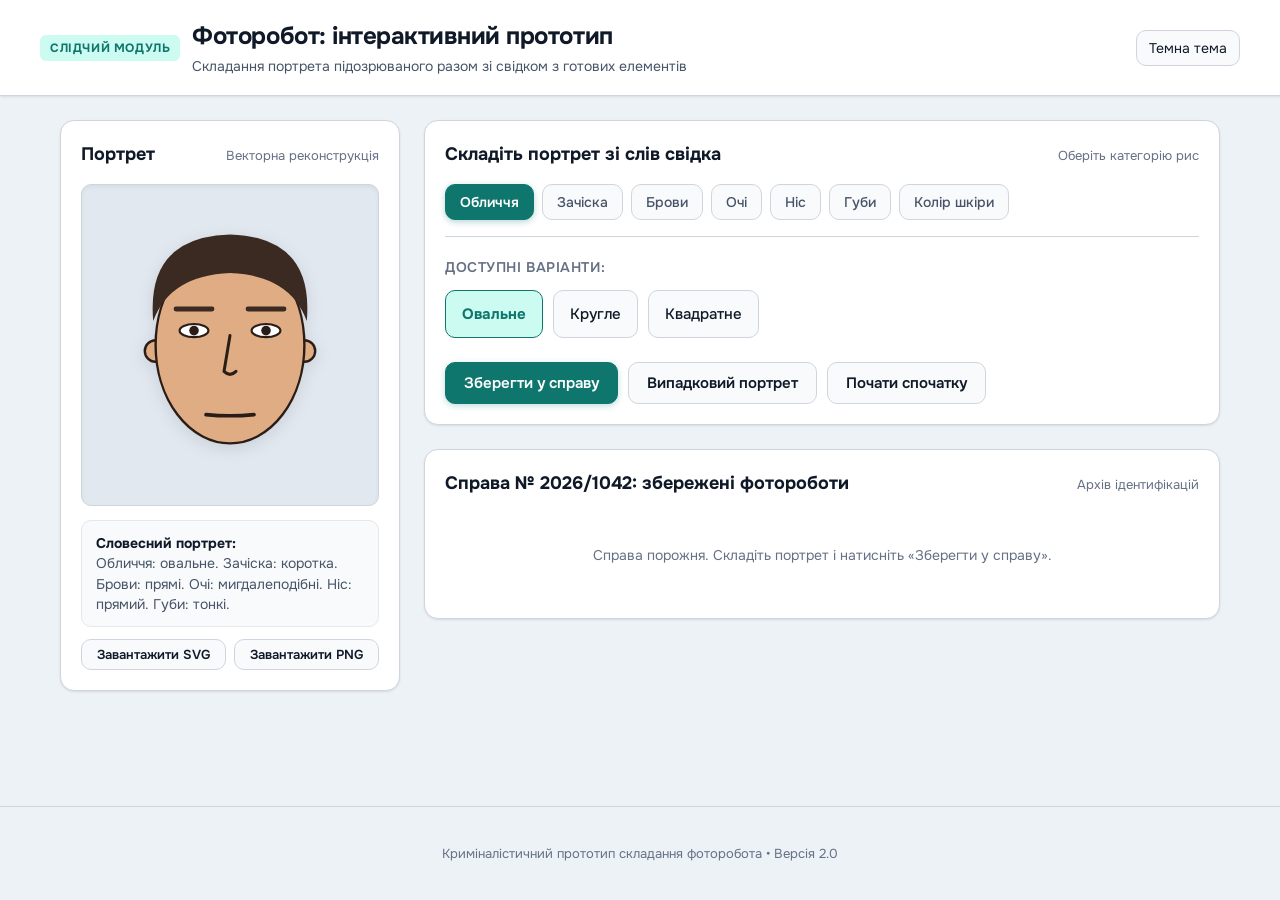
<file: index.html>
<!DOCTYPE html>
<html lang="uk">
<head>
  <meta charset="utf-8">
  <meta name="viewport" content="width=device-width, initial-scale=1, viewport-fit=cover">
  <meta name="description" content="Інтерактивний криміналістичний прототип для складання фоторобота підозрюваного зі слів свідка.">
  <title>Фоторобот: інтерактивний прототип</title>
  
  <!-- Шрифт Onest -->
  <link rel="preconnect" href="https://fonts.googleapis.com">
  <link rel="preconnect" href="https://fonts.gstatic.com" crossorigin>
  <link rel="stylesheet" href="https://fonts.googleapis.com/css2?family=Onest:wght@400;500;600;700&display=swap">
  
  <!-- Стилі застосунку -->
  <link rel="stylesheet" href="css/style.css">
</head>
<body>

  <!-- Шапка застосунку -->
  <header class="site-header">
    <div class="header-container">
      <div class="brand-area">
        <span class="brand-badge">Слідчий модуль</span>
        <div>
          <h1 class="site-title">Фоторобот: інтерактивний прототип</h1>
          <p class="site-subtitle">Складання портрета підозрюваного разом зі свідком з готових елементів</p>
        </div>
      </div>
      <div class="header-actions">
        <button id="theme-toggle" class="btn-icon" type="button" aria-label="Перемкнути тему">
          Темна тема
        </button>
      </div>
    </div>
  </header>

  <!-- Головний робочий простір -->
  <main class="main-content">
    <div class="app-grid">

      <!-- Ліва колонка: Портрет та Експорт -->
      <section class="card card-sticky" aria-labelledby="heading-portrait">
        <div class="card-header">
          <h2 class="card-title" id="heading-portrait">
            Портрет
          </h2>
          <span class="card-subtitle">Векторна реконструкція</span>
        </div>

        <div class="portrait-canvas-wrapper">
          <svg id="face-svg" viewBox="0 0 200 240" role="img" aria-label="Складений фоторобот підозрюваного"></svg>
        </div>

        <div class="portrait-description-box">
          <strong>Словесний портрет:</strong>
          <div id="portrait-description" aria-live="polite">Обличчя формується...</div>
        </div>

        <div class="portrait-export-buttons">
          <button id="btn-download-svg" class="btn btn-sm" type="button" title="Зберегти як векторний SVG">
            Завантажити SVG
          </button>
          <button id="btn-download-png" class="btn btn-sm" type="button" title="Зберегти як растровий PNG">
            Завантажити PNG
          </button>
        </div>
      </section>

      <!-- Права колонка: Конструктор та Справа -->
      <section class="controls-area" aria-labelledby="heading-builder">
        <!-- Картка конструктора -->
        <div class="card">
          <div class="card-header">
            <h2 class="card-title" id="heading-builder">
              Складіть портрет зі слів свідка
            </h2>
            <span class="card-subtitle">Оберіть категорію рис</span>
          </div>

          <!-- Навігація по категоріях -->
          <nav class="categories-nav" id="categories-nav" aria-label="Категорії рис обличчя"></nav>

          <!-- Сітка варіантів для активної категорії -->
          <div class="options-wrapper">
            <h3 class="options-section-title">Доступні варіанти:</h3>
            <div class="options-grid" id="options-grid" role="group" aria-label="Варіанти рис"></div>
          </div>

          <!-- Слайдери точного підгону -->
          <div class="sliders-container" id="sliders-container" aria-label="Точне налаштування параметрів"></div>

          <!-- Кнопки дій -->
          <div class="actions-bar">
            <button id="btn-save" class="btn btn-primary" type="button">
              Зберегти у справу
            </button>
            <button id="btn-random" class="btn" type="button">
              Випадковий портрет
            </button>
            <button id="btn-reset" class="btn" type="button">
              Почати спочатку
            </button>
          </div>
        </div>

        <!-- Картка збережених матеріалів справи -->
        <div class="card saved-list-card" aria-labelledby="heading-dossier">
          <div class="card-header">
            <h2 class="card-title" id="heading-dossier">
              Справа № 2026/1042: збережені фотороботи
            </h2>
            <span class="card-subtitle">Архів ідентифікацій</span>
          </div>

          <ul class="saved-list" id="saved-list">
            <!-- Список генерується динамічно через app.js -->
          </ul>
        </div>
      </section>

    </div>
  </main>

  <!-- Підвал -->
  <footer class="site-footer">
    <p>Криміналістичний прототип складання фоторобота • Версія 2.0</p>
  </footer>

  <!-- Спливаючі сповіщення (Toast) -->
  <div id="toast" class="toast" role="status" aria-live="polite"></div>

  <!-- Модульний JavaScript -->
  <script src="js/data.js"></script>
  <script src="js/renderer.js"></script>
  <script src="js/app.js"></script>
</body>
</html>
</file>
<file: css/style.css>
/* ==========================================================================
   Фоторобот: Інтерактивний криміналістичний прототип
   Головні стилі інтерфейсу (Vanilla CSS)
   ========================================================================== */

/* --------------------------------------------------------------------------
   Змінні теми оформлення (Світла та Темна)
   -------------------------------------------------------------------------- */
:root {
  --font-family: 'Onest', system-ui, -apple-system, BlinkMacSystemFont, 'Segoe UI', Roboto, sans-serif;
  
  /* Світла тема за замовчуванням */
  --bg-primary: #edf2f7;
  --bg-secondary: #f8fafc;
  --bg-panel: #ffffff;
  --bg-canvas: #e2e8f0;
  
  --text-primary: #101928;
  --text-secondary: #475467;
  --text-muted: #667085;
  
  --border-color: #d0d5dd;
  --border-subtle: #e4e7ec;
  
  --accent: #0f766e;
  --accent-hover: #115e59;
  --accent-light: #ccfbf1;
  --accent-text: #ffffff;
  
  --danger: #b42318;
  --danger-light: #fee4e2;
  --danger-hover: #912018;

  --focus-ring: #f59e0b;
  
  --shadow-sm: 0 1px 3px rgba(16, 24, 40, 0.06), 0 1px 2px rgba(16, 24, 40, 0.04);
  --shadow-md: 0 4px 12px -2px rgba(16, 24, 40, 0.08), 0 2px 6px -1px rgba(16, 24, 40, 0.05);
  --shadow-lg: 0 12px 24px -4px rgba(16, 24, 40, 0.12), 0 4px 8px -2px rgba(16, 24, 40, 0.06);

  --radius-sm: 6px;
  --radius-md: 10px;
  --radius-lg: 14px;
  --radius-full: 9999px;

  --transition-fast: 0.15s ease;
  --transition-normal: 0.25s ease;
}

[data-theme="dark"] {
  --bg-primary: #0b1118;
  --bg-secondary: #111a24;
  --bg-panel: #162230;
  --bg-canvas: #1e2d3d;
  
  --text-primary: #f0f4f8;
  --text-secondary: #94a3b8;
  --text-muted: #64748b;
  
  --border-color: #273746;
  --border-subtle: #1e2c39;
  
  --accent: #2dd4bf;
  --accent-hover: #14b8a6;
  --accent-light: rgba(45, 212, 191, 0.15);
  --accent-text: #042f2e;
  
  --danger: #f87171;
  --danger-light: rgba(248, 113, 113, 0.15);
  --danger-hover: #ef4444;

  --focus-ring: #fbbf24;

  --shadow-sm: 0 1px 3px rgba(0, 0, 0, 0.3);
  --shadow-md: 0 4px 12px rgba(0, 0, 0, 0.4);
  --shadow-lg: 0 12px 24px rgba(0, 0, 0, 0.5);
}

@media (prefers-color-scheme: dark) {
  :root:not([data-theme="light"]) {
    --bg-primary: #0b1118;
    --bg-secondary: #111a24;
    --bg-panel: #162230;
    --bg-canvas: #1e2d3d;
    --text-primary: #f0f4f8;
    --text-secondary: #94a3b8;
    --text-muted: #64748b;
    --border-color: #273746;
    --border-subtle: #1e2c39;
    --accent: #2dd4bf;
    --accent-hover: #14b8a6;
    --accent-light: rgba(45, 212, 191, 0.15);
    --accent-text: #042f2e;
    --danger: #f87171;
    --danger-light: rgba(248, 113, 113, 0.15);
    --shadow-sm: 0 1px 3px rgba(0, 0, 0, 0.3);
    --shadow-md: 0 4px 12px rgba(0, 0, 0, 0.4);
  }
}

/* --------------------------------------------------------------------------
   Базові налаштування (Reset & Base)
   -------------------------------------------------------------------------- */
*, *::before, *::after {
  box-sizing: border-box;
}

html {
  font-size: 16px;
  scroll-behavior: smooth;
}

body {
  margin: 0;
  font-family: var(--font-family);
  background-color: var(--bg-primary);
  color: var(--text-primary);
  line-height: 1.5;
  -webkit-font-smoothing: antialiased;
  min-height: 100vh;
  display: flex;
  flex-direction: column;
}

/* Доступність фокусу клавіатури */
button:focus-visible,
input:focus-visible,
a:focus-visible {
  outline: 3px solid var(--focus-ring);
  outline-offset: 2px;
}

/* --------------------------------------------------------------------------
   Шапка сторінки (Header)
   -------------------------------------------------------------------------- */
.site-header {
  background: var(--bg-panel);
  border-bottom: 1px solid var(--border-color);
  padding: 18px 24px;
  position: sticky;
  top: 0;
  z-index: 100;
  box-shadow: var(--shadow-sm);
}

.header-container {
  max-width: 1200px;
  margin: 0 auto;
  display: flex;
  justify-content: space-between;
  align-items: center;
  gap: 16px;
  flex-wrap: wrap;
}

.brand-area {
  display: flex;
  align-items: center;
  gap: 12px;
}

.brand-badge {
  background: var(--accent-light);
  color: var(--accent);
  padding: 4px 10px;
  font-size: 0.75rem;
  font-weight: 700;
  text-transform: uppercase;
  letter-spacing: 0.05em;
  border-radius: var(--radius-sm);
}

.site-title {
  font-size: 1.5rem;
  font-weight: 700;
  letter-spacing: -0.02em;
  margin: 0;
  color: var(--text-primary);
}

.site-subtitle {
  margin: 2px 0 0;
  font-size: 0.875rem;
  color: var(--text-secondary);
}

.header-actions {
  display: flex;
  align-items: center;
  gap: 10px;
}

.btn-icon {
  background: var(--bg-secondary);
  border: 1px solid var(--border-color);
  color: var(--text-primary);
  padding: 8px 12px;
  border-radius: var(--radius-md);
  cursor: pointer;
  display: inline-flex;
  align-items: center;
  gap: 6px;
  font-size: 0.875rem;
  font-family: inherit;
  transition: all var(--transition-fast);
}

.btn-icon:hover {
  background: var(--border-color);
}

/* --------------------------------------------------------------------------
   Основна розмітка (Main Layout)
   -------------------------------------------------------------------------- */
.main-content {
  max-width: 1200px;
  margin: 0 auto;
  padding: 24px 20px 48px;
  width: 100%;
  flex: 1;
}

.app-grid {
  display: grid;
  grid-template-columns: 340px 1fr;
  gap: 24px;
  align-items: start;
}

@media (max-width: 900px) {
  .app-grid {
    grid-template-columns: 1fr;
  }
}

/* --------------------------------------------------------------------------
   Картки (Cards)
   -------------------------------------------------------------------------- */
.card {
  background: var(--bg-panel);
  border: 1px solid var(--border-color);
  border-radius: var(--radius-lg);
  padding: 20px;
  box-shadow: var(--shadow-sm);
  transition: box-shadow var(--transition-fast);
}

.card-sticky {
  position: sticky;
  top: 96px;
}

@media (max-width: 900px) {
  .card-sticky {
    position: static;
  }
}

.card-header {
  display: flex;
  justify-content: space-between;
  align-items: center;
  margin-bottom: 16px;
}

.card-title {
  font-size: 1.125rem;
  font-weight: 700;
  margin: 0;
  display: flex;
  align-items: center;
  gap: 8px;
}

.card-subtitle {
  font-size: 0.8125rem;
  color: var(--text-muted);
  margin-top: 2px;
}

/* --------------------------------------------------------------------------
   Область портрета (Canvas Area)
   -------------------------------------------------------------------------- */
.portrait-canvas-wrapper {
  background: var(--bg-canvas);
  border: 1px solid var(--border-color);
  border-radius: var(--radius-md);
  padding: 16px;
  display: flex;
  justify-content: center;
  align-items: center;
  min-height: 270px;
  box-shadow: inset 0 2px 4px rgba(0, 0, 0, 0.05);
  position: relative;
}

.portrait-canvas-wrapper svg {
  width: 100%;
  max-width: 240px;
  height: auto;
  filter: drop-shadow(0 4px 8px rgba(0, 0, 0, 0.1));
  transition: transform var(--transition-fast);
}

.portrait-description-box {
  background: var(--bg-secondary);
  border: 1px solid var(--border-subtle);
  border-radius: var(--radius-md);
  padding: 12px 14px;
  margin-top: 14px;
  font-size: 0.875rem;
  line-height: 1.45;
  color: var(--text-secondary);
}

.portrait-description-box strong {
  color: var(--text-primary);
}

.portrait-export-buttons {
  display: flex;
  gap: 8px;
  margin-top: 12px;
}

.portrait-export-buttons .btn {
  flex: 1;
}

/* --------------------------------------------------------------------------
   Панель керування: категорії та опції
   -------------------------------------------------------------------------- */
.categories-nav {
  display: flex;
  flex-wrap: wrap;
  gap: 8px;
  margin-bottom: 20px;
  padding-bottom: 16px;
  border-bottom: 1px solid var(--border-color);
}

.category-tab {
  background: var(--bg-secondary);
  border: 1px solid var(--border-color);
  color: var(--text-secondary);
  padding: 8px 14px;
  border-radius: var(--radius-md);
  font-family: inherit;
  font-size: 0.875rem;
  font-weight: 500;
  cursor: pointer;
  display: inline-flex;
  align-items: center;
  gap: 6px;
  transition: all var(--transition-fast);
}

.category-tab:hover {
  background: var(--border-subtle);
  color: var(--text-primary);
}

.category-tab[aria-pressed="true"] {
  background: var(--accent);
  color: var(--accent-text);
  border-color: var(--accent);
  font-weight: 600;
  box-shadow: 0 2px 6px rgba(15, 118, 110, 0.3);
}

.options-section-title {
  font-size: 0.875rem;
  font-weight: 600;
  text-transform: uppercase;
  letter-spacing: 0.04em;
  color: var(--text-muted);
  margin: 0 0 12px;
}

.options-grid {
  display: flex;
  flex-wrap: wrap;
  gap: 10px;
  min-height: 48px;
}

.option-btn {
  background: var(--bg-secondary);
  border: 1.5px solid var(--border-color);
  color: var(--text-primary);
  padding: 9px 16px;
  border-radius: var(--radius-md);
  font-family: inherit;
  font-size: 0.9375rem;
  font-weight: 500;
  cursor: pointer;
  transition: all var(--transition-fast);
}

.option-btn:hover {
  border-color: var(--accent);
  background: var(--bg-panel);
}

.option-btn[aria-pressed="true"] {
  background: var(--accent-light);
  border-color: var(--accent);
  color: var(--accent);
  font-weight: 700;
}

/* Зразки кольорів (Color Swatches) */
.swatch-btn {
  width: 44px;
  height: 44px;
  border-radius: 50%;
  border: 3px solid var(--bg-panel);
  box-shadow: 0 0 0 1px var(--border-color);
  cursor: pointer;
  padding: 0;
  transition: transform var(--transition-fast), box-shadow var(--transition-fast);
  position: relative;
}

.swatch-btn:hover {
  transform: scale(1.08);
}

.swatch-btn[aria-pressed="true"] {
  transform: scale(1.12);
  box-shadow: 0 0 0 3px var(--accent);
}

/* --------------------------------------------------------------------------
   Слайдери точного налаштування
   -------------------------------------------------------------------------- */
.sliders-container {
  margin-top: 20px;
  padding-top: 16px;
  border-top: 1px dashed var(--border-color);
  display: flex;
  flex-direction: column;
  gap: 14px;
}

.slider-group {
  display: flex;
  flex-direction: column;
  gap: 6px;
}

.slider-label-row {
  display: flex;
  justify-content: space-between;
  font-size: 0.875rem;
  font-weight: 500;
  color: var(--text-secondary);
}

.slider-value-badge {
  font-weight: 600;
  color: var(--accent);
  background: var(--accent-light);
  padding: 2px 8px;
  border-radius: var(--radius-sm);
  font-size: 0.8125rem;
}

input[type="range"] {
  width: 100%;
  height: 6px;
  background: var(--border-color);
  border-radius: 3px;
  appearance: none;
  cursor: pointer;
}

input[type="range"]::-webkit-slider-thumb {
  appearance: none;
  width: 20px;
  height: 20px;
  border-radius: 50%;
  background: var(--accent);
  cursor: pointer;
  box-shadow: 0 2px 4px rgba(0, 0, 0, 0.2);
  transition: transform var(--transition-fast);
}

input[type="range"]::-webkit-slider-thumb:hover {
  transform: scale(1.15);
}

/* --------------------------------------------------------------------------
   Кнопки дій (Actions)
   -------------------------------------------------------------------------- */
.actions-bar {
  display: flex;
  gap: 10px;
  margin-top: 24px;
  flex-wrap: wrap;
}

.btn {
  font-family: inherit;
  font-size: 0.9375rem;
  font-weight: 600;
  padding: 10px 18px;
  border-radius: var(--radius-md);
  border: 1px solid var(--border-color);
  background: var(--bg-secondary);
  color: var(--text-primary);
  cursor: pointer;
  display: inline-flex;
  align-items: center;
  justify-content: center;
  gap: 8px;
  transition: all var(--transition-fast);
}

.btn:hover {
  background: var(--border-subtle);
}

.btn-primary {
  background: var(--accent);
  border-color: var(--accent);
  color: var(--accent-text);
  box-shadow: 0 2px 6px rgba(15, 118, 110, 0.25);
}

.btn-primary:hover {
  background: var(--accent-hover);
  border-color: var(--accent-hover);
}

.btn-sm {
  padding: 6px 12px;
  font-size: 0.8125rem;
}

/* --------------------------------------------------------------------------
   Збережені фотороботи (Справа)
   -------------------------------------------------------------------------- */
.saved-list-card {
  margin-top: 24px;
}

.saved-list {
  list-style: none;
  padding: 0;
  margin: 0;
  display: flex;
  flex-direction: column;
  gap: 12px;
}

.saved-item {
  background: var(--bg-secondary);
  border: 1px solid var(--border-color);
  border-radius: var(--radius-md);
  padding: 12px 14px;
  display: flex;
  align-items: center;
  gap: 16px;
  transition: transform var(--transition-fast), box-shadow var(--transition-fast);
}

.saved-item:hover {
  border-color: var(--accent);
  box-shadow: var(--shadow-sm);
}

.saved-thumb {
  width: 54px;
  height: 64px;
  background: var(--bg-canvas);
  border-radius: var(--radius-sm);
  display: flex;
  align-items: center;
  justify-content: center;
  flex-shrink: 0;
  border: 1px solid var(--border-subtle);
}

.saved-thumb svg {
  width: 44px;
  height: 52px;
}

.saved-info {
  flex: 1;
  min-width: 0;
}

.saved-title-row {
  display: flex;
  justify-content: space-between;
  align-items: center;
  margin-bottom: 4px;
}

.saved-number {
  font-weight: 700;
  font-size: 0.9375rem;
  color: var(--text-primary);
}

.saved-time {
  font-size: 0.75rem;
  color: var(--text-muted);
}

.saved-text {
  font-size: 0.8125rem;
  color: var(--text-secondary);
  margin: 0;
  white-space: nowrap;
  overflow: hidden;
  text-overflow: ellipsis;
}

.saved-actions {
  display: flex;
  gap: 6px;
}

.btn-remove {
  background: none;
  border: none;
  color: var(--text-muted);
  cursor: pointer;
  padding: 6px;
  border-radius: var(--radius-sm);
  font-size: 1rem;
  display: flex;
  align-items: center;
  justify-content: center;
  transition: color var(--transition-fast), background var(--transition-fast);
}

.btn-remove:hover {
  color: var(--danger);
  background: var(--danger-light);
}

.empty-state {
  text-align: center;
  padding: 32px 16px;
  color: var(--text-muted);
  font-size: 0.875rem;
}

.empty-state-icon {
  font-size: 2rem;
  display: block;
  margin-bottom: 8px;
  opacity: 0.6;
}

/* --------------------------------------------------------------------------
   Спливаюче сповіщення (Toast)
   -------------------------------------------------------------------------- */
.toast {
  position: fixed;
  bottom: 24px;
  left: 50%;
  transform: translateX(-50%) translateY(20px);
  background: var(--text-primary);
  color: var(--bg-primary);
  padding: 10px 20px;
  border-radius: var(--radius-full);
  font-size: 0.875rem;
  font-weight: 500;
  box-shadow: var(--shadow-lg);
  opacity: 0;
  pointer-events: none;
  transition: all var(--transition-normal);
  z-index: 1000;
  display: flex;
  align-items: center;
  gap: 8px;
}

.toast.show {
  opacity: 1;
  transform: translateX(-50%) translateY(0);
}

/* --------------------------------------------------------------------------
   Підвал сторінки (Footer)
   -------------------------------------------------------------------------- */
.site-footer {
  text-align: center;
  padding: 24px 20px;
  border-top: 1px solid var(--border-color);
  color: var(--text-muted);
  font-size: 0.8125rem;
  margin-top: auto;
}
</file>
